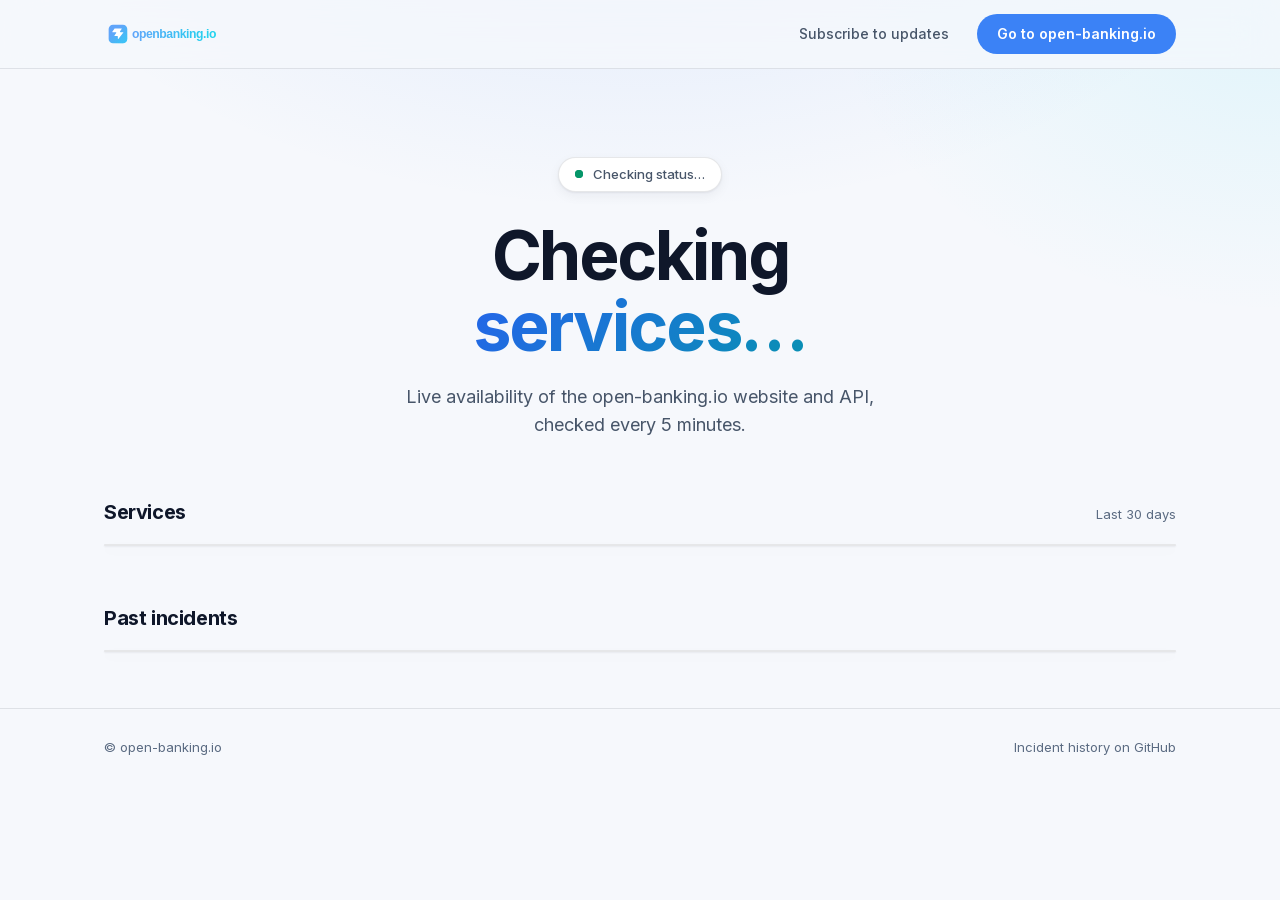
<file: index.html>
<!doctype html>
<html lang="en">
<head>
<meta charset="utf-8" />
<meta name="viewport" content="width=device-width, initial-scale=1" />
<meta name="color-scheme" content="light dark" />
<title>open-banking.io status</title>
<link rel="icon" href="favicon.svg" />
<style>
@font-face { font-family: 'Inter'; font-weight: 300 900; font-display: swap; src: url('inter-latin.woff2') format('woff2'); unicode-range: U+0000-00FF, U+0131, U+0152-0153, U+02BB-02BC, U+02C6, U+02DA, U+02DC, U+2000-206F, U+20AC, U+2122, U+2191, U+2193, U+2212, U+2215, U+FEFF, U+FFFD; }
@font-face { font-family: 'Inter'; font-weight: 300 900; font-display: swap; src: url('inter-latin-ext.woff2') format('woff2'); unicode-range: U+0100-02BA, U+02BD-02C5, U+02C7-02CC, U+02CE-02D7, U+02DD-02FF, U+1E00-1E9F, U+2020, U+20A0-20AB, U+20AD-20C0, U+2113; }

:root {
  --bg: #f6f8fc; --card: #ffffff; --card-hover: #eef2f9;
  --border: rgba(15, 23, 42, 0.10); --glow: rgba(59, 130, 246, 0.40);
  --text: #0f172a; --text-2: #475569; --text-3: #5b6b82;
  --accent: #2563eb;
  --gradient: linear-gradient(135deg, #2563eb, #0891b2);
  --up: #059669; --up-text: #065f46; --up-soft: rgba(16, 185, 129, 0.12);
  --warn: #d97706; --warn-text: #92400e; --warn-soft: rgba(245, 158, 11, 0.14);
  --down: #dc2626; --down-text: #b42318; --down-soft: rgba(220, 38, 38, 0.10);
  --idle: rgba(15, 23, 42, 0.08);
  --shadow: 0 1px 2px rgba(15, 23, 42, 0.06), 0 4px 12px rgba(15, 23, 42, 0.05);
  --wash-1: rgba(59, 130, 246, 0.14); --wash-2: rgba(34, 211, 238, 0.10);
  --nav: rgba(246, 248, 252, 0.8);
}
@media (prefers-color-scheme: dark) {
  :root {
    --bg: #0a0e1a; --card: #121830; --card-hover: #1a2040;
    --border: rgba(255, 255, 255, 0.07); --glow: rgba(59, 130, 246, 0.32);
    --text: #f1f5f9; --text-2: #aab6c6; --text-3: #8b94a3;
    --accent: #60a5fa;
    --gradient: linear-gradient(135deg, #60a5fa, #22d3ee);
    --up: #10b981; --up-text: #34d399; --up-soft: rgba(16, 185, 129, 0.15);
    --warn: #f59e0b; --warn-text: #fbbf24; --warn-soft: rgba(245, 158, 11, 0.15);
    --down: #ef4444; --down-text: #fca5a5; --down-soft: rgba(239, 68, 68, 0.14);
    --idle: rgba(255, 255, 255, 0.07);
    --shadow: 0 1px 2px rgba(0, 0, 0, 0.3), 0 4px 12px rgba(0, 0, 0, 0.25);
    --wash-1: rgba(59, 130, 246, 0.20); --wash-2: rgba(34, 211, 238, 0.12);
    --nav: rgba(10, 14, 26, 0.8);
  }
}

* { box-sizing: border-box; margin: 0; }
html { overflow-x: clip; }
body {
  font-family: 'Inter', -apple-system, BlinkMacSystemFont, 'Segoe UI', system-ui, sans-serif;
  background: var(--bg); color: var(--text); line-height: 1.6;
  -webkit-font-smoothing: antialiased; min-height: 100vh;
  background-image:
    radial-gradient(60rem 36rem at 50% -12rem, var(--wash-1), transparent 70%),
    radial-gradient(40rem 28rem at 100% 0, var(--wash-2), transparent 70%);
  background-repeat: no-repeat;
}
a { color: inherit; text-decoration: none; }
:focus-visible { outline: 2px solid var(--accent); outline-offset: 3px; border-radius: 8px; }
.wrap { max-width: 1120px; margin: 0 auto; padding: 0 24px; }

/* Nav */
nav { position: sticky; top: 0; z-index: 10; background: var(--nav); backdrop-filter: blur(20px) saturate(1.5); -webkit-backdrop-filter: blur(20px) saturate(1.5); border-bottom: 1px solid var(--border); }
nav .wrap { display: flex; align-items: center; justify-content: space-between; height: 68px; }
nav img { height: 28px; display: block; }
.nav-links { display: flex; align-items: center; gap: 28px; font-size: 14px; font-weight: 500; color: var(--text-2); }
.nav-links a:hover { color: var(--text); }
.btn { display: inline-flex; align-items: center; gap: 8px; padding: 9px 20px; border-radius: 9999px; background: #3b82f6; color: #fff !important; font-weight: 600; font-size: 14px; transition: filter 150ms, transform 150ms; }
.btn:hover { filter: brightness(1.08); }

/* Hero */
.hero { text-align: center; padding: 88px 0 56px; }
.badge { display: inline-flex; align-items: center; gap: 10px; padding: 6px 16px; border: 1px solid var(--border); border-radius: 9999px; background: var(--card); font-size: 13px; font-weight: 500; color: var(--text-2); box-shadow: var(--shadow); }
.dot { width: 8px; height: 8px; border-radius: 50%; background: var(--up); position: relative; }
.dot::after { content: ''; position: absolute; inset: 0; border-radius: 50%; background: inherit; animation: ping 2s cubic-bezier(0, 0, 0.2, 1) infinite; }
[data-state='degraded'] .dot { background: var(--warn); }
[data-state='down'] .dot { background: var(--down); }
@keyframes ping { 75%, 100% { transform: scale(2.6); opacity: 0; } }
h1 { font-size: clamp(2.4rem, 7vw, 4.25rem); font-weight: 700; letter-spacing: -0.035em; line-height: 1.05; margin: 28px auto 20px; max-width: 14ch; }
h1 .g { background: var(--gradient); -webkit-background-clip: text; background-clip: text; color: transparent; }
[data-state='degraded'] h1 .g { background: none; color: var(--warn-text); }
[data-state='down'] h1 .g { background: none; color: var(--down-text); }
.lead { font-size: 1.125rem; color: var(--text-2); max-width: 520px; margin: 0 auto; }

/* Sections */
section { padding-bottom: 56px; }
.head { display: flex; align-items: baseline; justify-content: space-between; margin-bottom: 16px; }
h2 { font-size: 1.25rem; font-weight: 700; letter-spacing: -0.02em; }
.sub { font-size: 13px; color: var(--text-3); }
.card { background: var(--card); border: 1px solid var(--border); border-radius: 16px; box-shadow: var(--shadow); }

/* Services */
.svc { padding: 24px; }
.svc + .svc { border-top: 1px solid var(--border); }
.list { padding: 0; overflow: hidden; }
.row1 { display: flex; align-items: center; justify-content: space-between; gap: 16px; margin-bottom: 18px; }
.name { font-size: 1.0625rem; font-weight: 600; letter-spacing: -0.01em; }
.url { font-size: 13px; color: var(--text-3); display: block; }
.pill { font-size: 12px; font-weight: 600; padding: 3px 12px; border-radius: 9999px; background: var(--up-soft); color: var(--up-text); white-space: nowrap; }
.pill.degraded { background: var(--warn-soft); color: var(--warn-text); }
.pill.down { background: var(--down-soft); color: var(--down-text); }
.bars { display: grid; grid-auto-flow: column; grid-auto-columns: 1fr; gap: 3px; height: 36px; }
.bars i { border-radius: 3px; background: var(--up); opacity: 0.9; transition: opacity 150ms; }
.bars i:hover { opacity: 1; filter: brightness(1.15); }
.bars i.idle { background: var(--idle); opacity: 1; }
.bars i.warn { background: var(--warn); }
.bars i.down { background: var(--down); }
.axis { display: flex; justify-content: space-between; margin-top: 8px; font-size: 12px; color: var(--text-3); }
.stats { display: grid; grid-template-columns: repeat(5, 1fr); gap: 16px; margin-top: 20px; }
.stat b { display: block; font-size: 1.125rem; font-weight: 700; letter-spacing: -0.02em; font-variant-numeric: tabular-nums; }
.stat span { font-size: 12px; color: var(--text-3); text-transform: uppercase; letter-spacing: 0.06em; font-weight: 600; }

/* Events */
.event { padding: 20px 24px; display: flex; gap: 16px; justify-content: space-between; align-items: flex-start; }
.event + .event { border-top: 1px solid var(--border); }
.event h3 { font-size: 1rem; font-weight: 600; letter-spacing: -0.01em; }
.event p { font-size: 14px; color: var(--text-2); }
.event a:hover h3 { color: var(--accent); }
.tag { font-size: 12px; font-weight: 600; padding: 3px 12px; border-radius: 9999px; border: 1px solid var(--border); color: var(--text-2); white-space: nowrap; }
.tag.maint { background: rgba(59, 130, 246, 0.12); border-color: var(--glow); color: var(--accent); }
.empty { padding: 28px 24px; color: var(--text-2); font-size: 15px; text-align: center; }

footer { border-top: 1px solid var(--border); padding: 28px 0 40px; font-size: 13px; color: var(--text-3); }
footer .wrap { display: flex; justify-content: space-between; gap: 16px; flex-wrap: wrap; }
footer a:hover { color: var(--text); }

@media (max-width: 720px) {
  .nav-links a:not(.btn) { display: none; }
  .hero { padding: 56px 0 40px; }
  .stats { grid-template-columns: repeat(3, 1fr); }
  .svc { padding: 20px; }
  .event { flex-direction: column; gap: 10px; padding: 18px 20px; }
}
@media (prefers-reduced-motion: reduce) { .dot::after { animation: none; } * { transition: none !important; } }
</style>
</head>
<body>
<nav>
  <div class="wrap">
    <a href="https://open-banking.io" aria-label="open-banking.io"><img src="logo-horizontal.svg" alt="open-banking.io" /></a>
    <div class="nav-links">
      <a href="https://github.com/open-banking-io/uptime-status/subscription">Subscribe to updates</a>
      <a class="btn" href="https://open-banking.io">Go to open-banking.io</a>
    </div>
  </div>
</nav>

<main class="wrap" id="app" data-state="up">
  <header class="hero">
    <span class="badge"><span class="dot"></span><span id="badge">Checking status…</span></span>
    <h1 id="title">Checking <span class="g">services…</span></h1>
    <p class="lead">Live availability of the open-banking.io website and API, checked every 5 minutes.</p>
  </header>

  <section id="maint" hidden>
    <div class="head"><h2>Scheduled maintenance</h2></div>
    <div class="card" id="maint-list"></div>
  </section>

  <section>
    <div class="head"><h2>Services</h2><span class="sub">Last 30 days</span></div>
    <div class="card list" id="services"></div>
  </section>

  <section>
    <div class="head"><h2>Past incidents</h2></div>
    <div class="card" id="incidents"></div>
  </section>
</main>

<footer>
  <div class="wrap">
    <span>© open-banking.io</span>
    <a href="https://github.com/open-banking-io/uptime-status/issues">Incident history on GitHub</a>
  </div>
</footer>

<script>
const REPO = 'open-banking-io/uptime-status';
const RAW = `https://raw.githubusercontent.com/${REPO}/master`;
const MONITORING_START = '2026-11-24';
const DAYS = 30;
const STATE_RANK = { up: 0, degraded: 1, down: 2 };
const $ = (id) => document.getElementById(id);
const el = (tag, cls, html) => { const e = document.createElement(tag); if (cls) e.className = cls; if (html != null) e.innerHTML = html; return e; };
const esc = (s) => String(s).replace(/[&<>"]/g, (c) => ({ '&': '&amp;', '<': '&lt;', '>': '&gt;', '"': '&quot;' }[c]));
const fmtDate = (d) => new Date(d).toLocaleString(undefined, { dateStyle: 'medium', timeStyle: 'short' });

function dayKeys() {
  const out = [];
  for (let i = DAYS - 1; i >= 0; i--) out.push(new Date(Date.now() - i * 864e5).toISOString().slice(0, 10));
  return out;
}

function bars(site) {
  const wrap = el('div', 'bars');
  for (const day of dayKeys()) {
    const i = el('i');
    const down = site.dailyMinutesDown[day] || 0;
    if (day < MONITORING_START) i.className = 'idle';
    else if (down >= 30) i.className = 'down';
    else if (down > 0) i.className = 'warn';
    i.title = day < MONITORING_START ? `${day}: no data` : down ? `${day}: ${down} min downtime` : `${day}: no downtime`;
    wrap.append(i);
  }
  return wrap;
}

function service(site) {
  const label = { up: 'Operational', degraded: 'Degraded', down: 'Down' }[site.status] || 'Unknown';
  const s = el('div', 'svc');
  s.innerHTML = `
    <div class="row1">
      <div><span class="name">${esc(site.name)}</span><a class="url" href="${esc(site.url)}" rel="noopener">${esc(site.url.replace(/^https?:\/\//, ''))}</a></div>
      <span class="pill ${esc(site.status)}">${label}</span>
    </div>`;
  s.append(bars(site));
  s.append(el('div', 'axis', `<span>${DAYS} days ago</span><span>Today</span>`));
  s.append(el('div', 'stats', ['Uptime 24h:uptimeDay', 'Uptime 7d:uptimeWeek', 'Uptime 30d:uptimeMonth', 'Uptime 1y:uptimeYear']
    .map((p) => { const [l, k] = p.split(':'); return `<div class="stat"><b>${esc(site[k])}</b><span>${l}</span></div>`; })
    .join('') + `<div class="stat"><b>${site.time} ms</b><span>Response</span></div>`));
  return s;
}

function overall(sites) {
  const worst = sites.reduce((w, s) => Math.max(w, STATE_RANK[s.status] ?? 0), 0);
  const state = ['up', 'degraded', 'down'][worst];
  const copy = {
    up: ['All systems operational', 'All systems', '<span class="g">operational.</span>'],
    degraded: ['Partial degradation', 'Some services are', '<span class="g">degraded.</span>'],
    down: ['Service disruption', 'We are seeing an', '<span class="g">outage.</span>'],
  }[state];
  $('app').dataset.state = state;
  $('badge').textContent = copy[0];
  $('title').innerHTML = `${copy[1]} ${copy[2]}`;
}

function parseMaintenance(issue) {
  const m = /start:\s*(\S+)[\s\S]*?end:\s*(\S+)/.exec(issue.body || '');
  return m && { start: new Date(m[1]), end: new Date(m[2]) };
}

function incidents(issues) {
  const maint = [], past = [];
  const now = Date.now();
  for (const i of issues) {
    if (i.pull_request) continue;
    const isMaint = i.labels.some((l) => l.name === 'maintenance');
    const w = isMaint ? parseMaintenance(i) : null;
    if (isMaint && w && w.end > now) maint.push({ i, w });
    else past.push({ i, w, isMaint });
  }
  const evt = (i, tag, cls, text) => {
    const a = el('a', 'event');
    a.href = i.html_url; a.rel = 'noopener';
    a.innerHTML = `<div><h3>${esc(i.title.replace(/^\[Scheduled Maintenance\]\s*/, ''))}</h3><p>${text}</p></div><span class="tag ${cls}">${tag}</span>`;
    return a;
  };
  $('maint-list').replaceChildren(...maint.map(({ i, w }) => evt(i, 'Scheduled', 'maint', `${fmtDate(w.start)} to ${fmtDate(w.end)}`)));
  $('maint').hidden = !maint.length;
  const items = past.slice(0, 10).map(({ i, w, isMaint }) =>
    evt(i, isMaint ? 'Maintenance' : i.state === 'open' ? 'Ongoing' : 'Resolved', isMaint ? 'maint' : '', w ? `${fmtDate(w.start)} to ${fmtDate(w.end)}` : fmtDate(i.created_at)));
  $('incidents').replaceChildren(...(items.length ? items : [el('div', 'empty', 'No incidents reported.')]));
}

async function load() {
  const [sites, issues] = await Promise.all([
    fetch(`${RAW}/history/summary.json`).then((r) => r.json()),
    fetch(`https://api.github.com/repos/${REPO}/issues?state=all&per_page=30`).then((r) => r.json()).catch(() => []),
  ]);
  overall(sites);
  $('services').replaceChildren(...sites.map(service));
  incidents(Array.isArray(issues) ? issues : []);
}
load();
setInterval(load, 60000);
</script>
</body>
</html>
</file>
